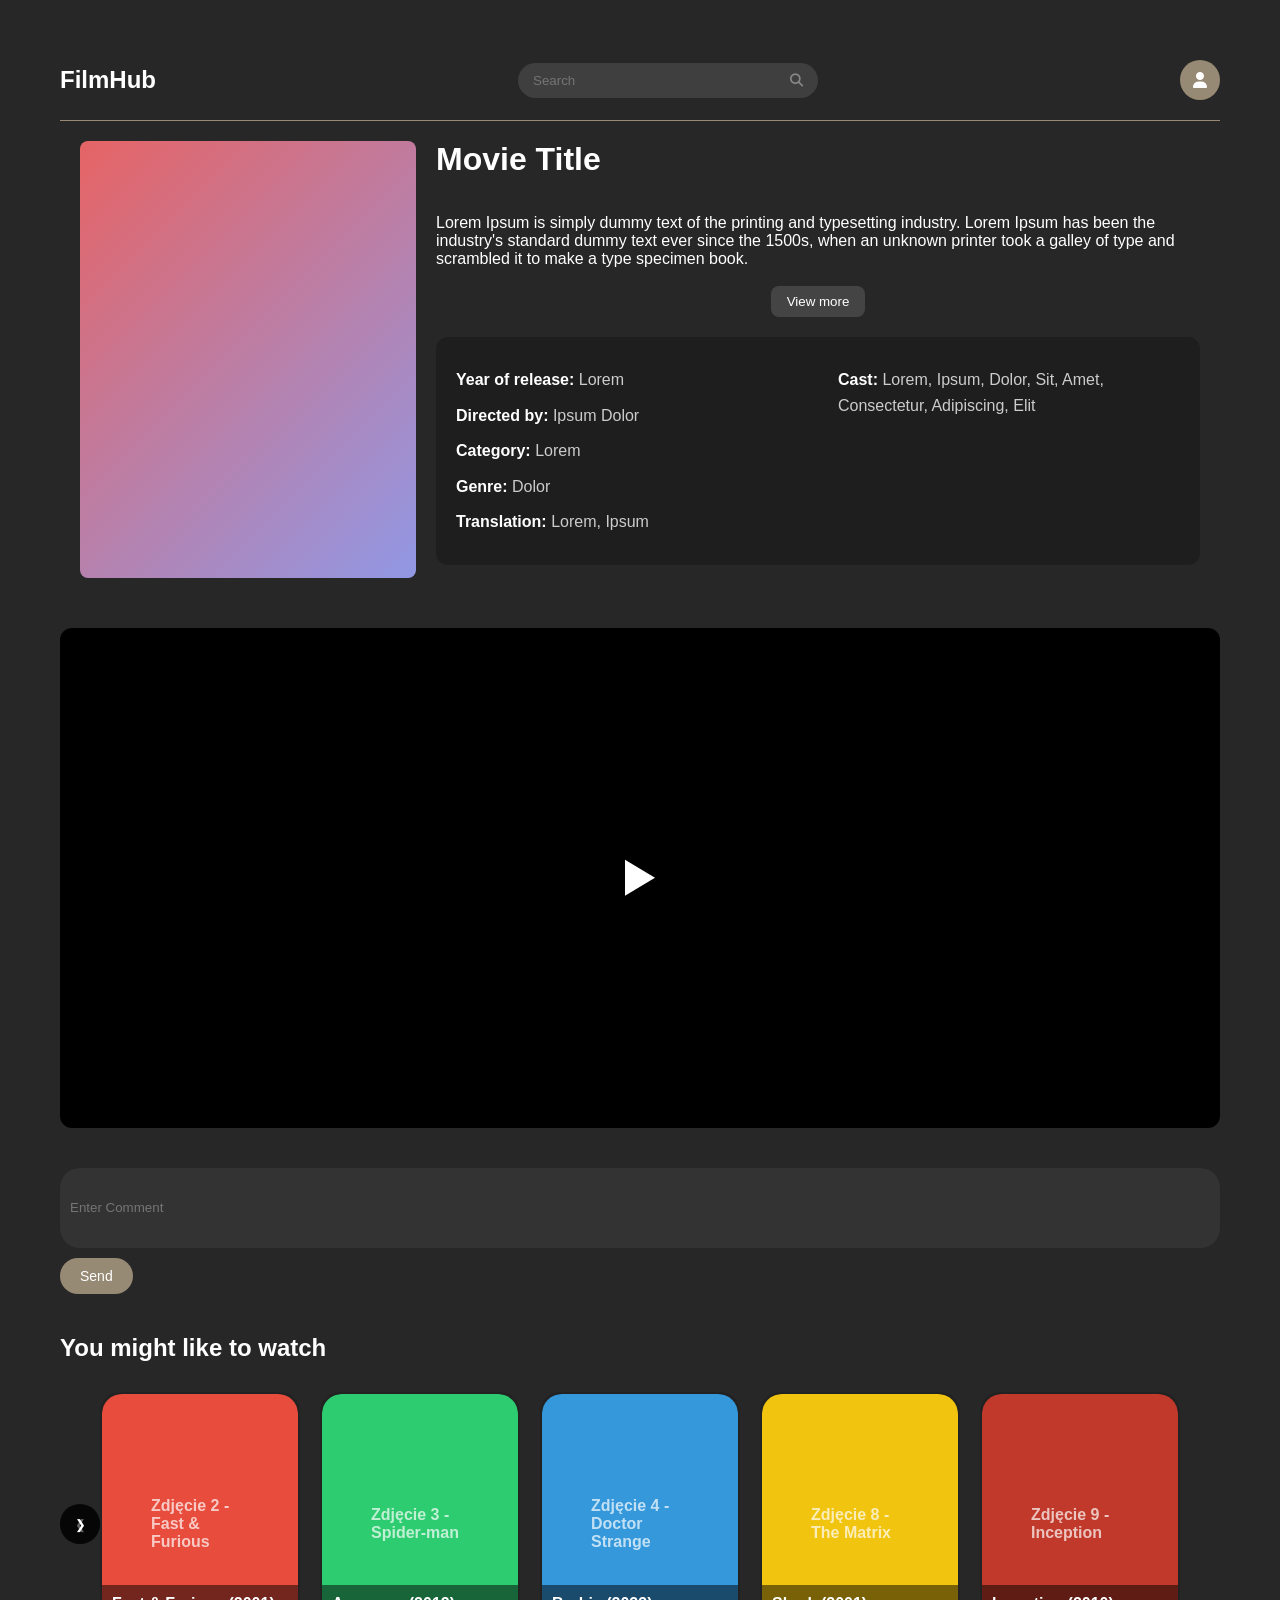
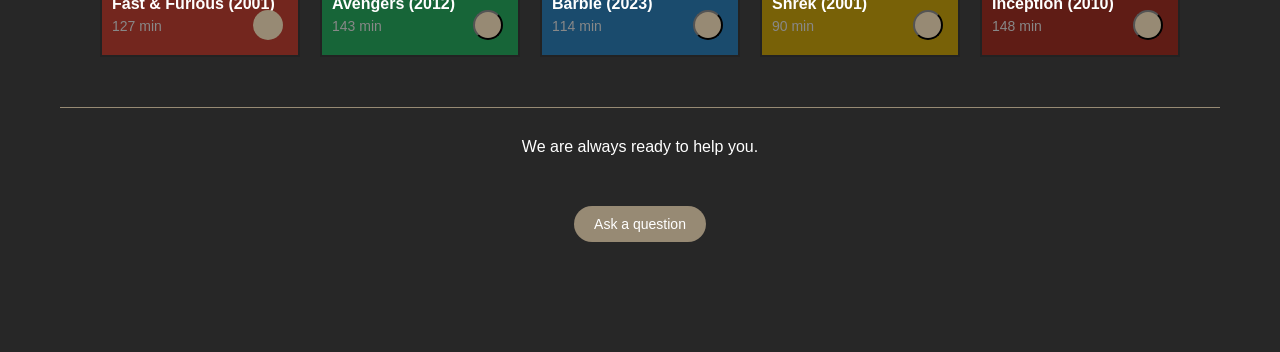
<file: fast-furious.html>
<!DOCTYPE html>
<html lang="pl">
<head>
  <meta charset="UTF-8" />
  <meta name="viewport" content="width=device-width, initial-scale=1" />
  <title>FilmHub</title>
  <link
    rel="stylesheet"
    href="style.css"
  />
  <link
    rel="stylesheet"
    href="main.css"
  />
  <link
    rel="stylesheet"
    href="https://cdnjs.cloudflare.com/ajax/libs/font-awesome/6.4.0/css/all.min.css"
  />
</head>
<body>
  <div class="container">
    <!-- Menu (topbar) -->
    <div class="topbar">
      <div class="logo">
        <h1><a href="main.html">FilmHub</a></h1>
      </div>
      <div class="search-container">
        <input type="text" placeholder="Search" class="search-input" />
        <button class="search-button">
          <i class="fas fa-search"></i>
        </button>
      </div>
      <div class="user-account">
        <div class="user-button" onclick="toggleDropdown()">
          <i class="fas fa-user"></i>
        </div>
        <div class="dropdown-menu" id="accountDropdown">
          <!-- PHP generowane linki -->
          <a href="settings.html">Settings</a>
          <a href="#" id="loginLink">Log in</a>
        </div>
      </div>
    </div>

    <!-- Główna zawartość -->
    <div class="header">
      <div class="thumbnail"></div>
      <div class="details">
        <h1>Movie Title</h1><br></br>
        <p id="description">
          Lorem Ipsum is simply dummy text of the printing and typesetting industry. Lorem Ipsum has been the industry's standard dummy text ever since the 1500s, when an unknown printer took a galley of type and scrambled it to make a type specimen book.
          <span id="moreText">
            Vivamus lacinia odio vitae vestibulum vestibulum. Curabitur euismod, nunc vel consectetur cursus, nisl erat ullamcorper odio, in fringilla orci tortor a nulla.Vivamus lacinia odio vitae vestibulum vestibulum. Curabitur euismod, nunc vel consectetur cursus, nisl erat ullamcorper odio, in fringilla orci tortor a nulla.Vivamus lacinia odio vitae vestibulum vestibulum. Curabitur euismod, nunc vel consectetur cursus, nisl erat ullamcorper odio, in fringilla orci tortor a nulla.
          </span>
        </p>
        <button class="button" id="viewAllBtn">View more</button>
    
        <!-- Przeniesiony div info-grid tutaj -->
        <div class="info-grid">
          <div>
            <p><strong>Year of release:</strong> Lorem</p>
            <p><strong>Directed by:</strong> Ipsum Dolor</p>
            <p><strong>Category:</strong> Lorem</p>
            <p><strong>Genre:</strong> Dolor</p>
            <p><strong>Translation:</strong> Lorem, Ipsum</p>
          </div>
          <div>
            <p>
              <strong>Cast:</strong> Lorem, Ipsum, Dolor, Sit, Amet, Consectetur,
              Adipiscing, Elit
            </p>
          </div>
        </div>
      </div>
    </div>
    

    <div class="video-player">
      <div class="playfilm-button"></div>
    </div>

    <div class="comments">
        <input type="text" placeholder="Enter Comment" />
        <button class="send-button">Send</button>
      </div>
      

    <!-- You might like to watch -->
    <div class="section">
        <h2 class="section-title">You might like to watch</h2>
        <div class="slider-container">
          <button class="slider-arrow left-arrow">❮</button>
          <div class="movie-slider">
              <div class="movie-card">
                  <div class="placeholder-image" style="background-color: #e74c3c;">
                      <div class="movie-info">
                          <h3>Fast & Furious (2001)</h3>
                          <p>127 min</p>
                      </div>
                      <a href="movie.html" class="play-button"></a>
                  </div>
              </div>
              <div class="movie-card">
                  <div class="placeholder-image" style="background-color: #2ecc71;">
                      <div class="movie-info">
                          <h3>Avengers (2012)</h3>
                          <p>143 min</p>
                      </div>
                      <button class="play-button"></button>
                  </div>
              </div>
              <div class="movie-card">
                  <div class="placeholder-image" style="background-color: #3498db;">
                      <div class="movie-info">
                          <h3>Barbie (2023)</h3>
                          <p>114 min</p>
                      </div>
                      <button class="play-button"></button>
                  </div>
              </div>
              <div class="movie-card">
                  <div class="placeholder-image" style="background-color: #f1c40f;">
                      <div class="movie-info">
                          <h3>Shrek (2001)</h3>
                          <p>90 min</p>
                      </div>
                      <button class="play-button"></button>
                  </div>
              </div>
              <div class="movie-card">
                  <div class="placeholder-image" style="background-color: #c0392b;">
                      <div class="movie-info">
                          <h3>Inception (2010)</h3>
                          <p>148 min</p>
                      </div>
                      <button class="play-button"></button>
                  </div>
              </div>
          </div>
          <button class="slider-arrow right-arrow">❯</button>
      </div>
  </section>

  <div class="form-overlay" id="formOverlay">
    <div class="form-container">
      <div class="glass-card">
        <button class="close-btn" id="closeFormBtn">&times;</button>
        <form class="artist-form">
          <div class="form-columns">
            <div class="column">
              <input type="text" name="pseudonym" placeholder="Nickname" class="input-field" />
              <input type="text" name="fullname" placeholder="Name" class="input-field" />
              <input type="text" name="surname" placeholder="Surname" class="input-field" />
              <input type="email" name="email" placeholder="E-mail" class="input-field" />
              <input type="tel" name="phone" placeholder="Telephone number" class="input-field" />
            </div>
            <div class="column">
              <input type="text" name="country" placeholder="Country" class="input-field" />
              <input type="text" name="gender" placeholder="Płeć" class="input-field" />
              <input type="text" name="genre" placeholder="Favorite movie genre" class="input-field" />
              <textarea name="description" placeholder="Write about yourself" class="input-field" rows="5"></textarea>
            </div>
          </div>
          <button type="submit" class="ask-button">Send</button>
        </form>
      </div>
    </div>
  </div>
  

    <!-- Footer -->
    <div class="footer">
      <p>We are always ready to help you.</p>
      <button class="ask-button">Ask a question</button>
  </div>
  </div>

  <script>
    function toggleDropdown() {
      var dropdown = document.getElementById("accountDropdown");
      dropdown.classList.toggle("show");
    }

    // Zamykanie dropdown menu po kliknięciu poza nim
    window.onclick = function (event) {
      if (
        !event.target.matches(".user-button") &&
        !event.target.matches(".fa-user")
      ) {
        var dropdown = document.getElementById("accountDropdown");
        if (dropdown.classList.contains("show")) {
          dropdown.classList.remove("show");
        }
      }
    };

    const btn = document.getElementById('viewAllBtn');
    const moreText = document.getElementById('moreText');

    btn.addEventListener('click', () => {
    if (moreText.classList.contains('show')) {
        moreText.classList.remove('show');
        btn.textContent = 'View more';
    } else {
        moreText.classList.add('show');
        btn.textContent = 'View less';
    }
    });
    const loginLink = document.getElementById('loginLink');
    const formOverlay = document.getElementById('formOverlay');
    const closeFormBtn = document.getElementById('closeFormBtn');
   
    loginLink.addEventListener('click', (e) => {
      e.preventDefault();      // blokujemy domyślną akcję linku (przejście)
      formOverlay.style.display = 'flex';
          });

    closeFormBtn.addEventListener('click', () => {
       formOverlay.style.display = 'none';
     });

    window.addEventListener('click', (e) => {
      if (e.target === formOverlay) {
        formOverlay.style.display = 'none';
      }
    });
  </script>
</body>
</html>
</file>
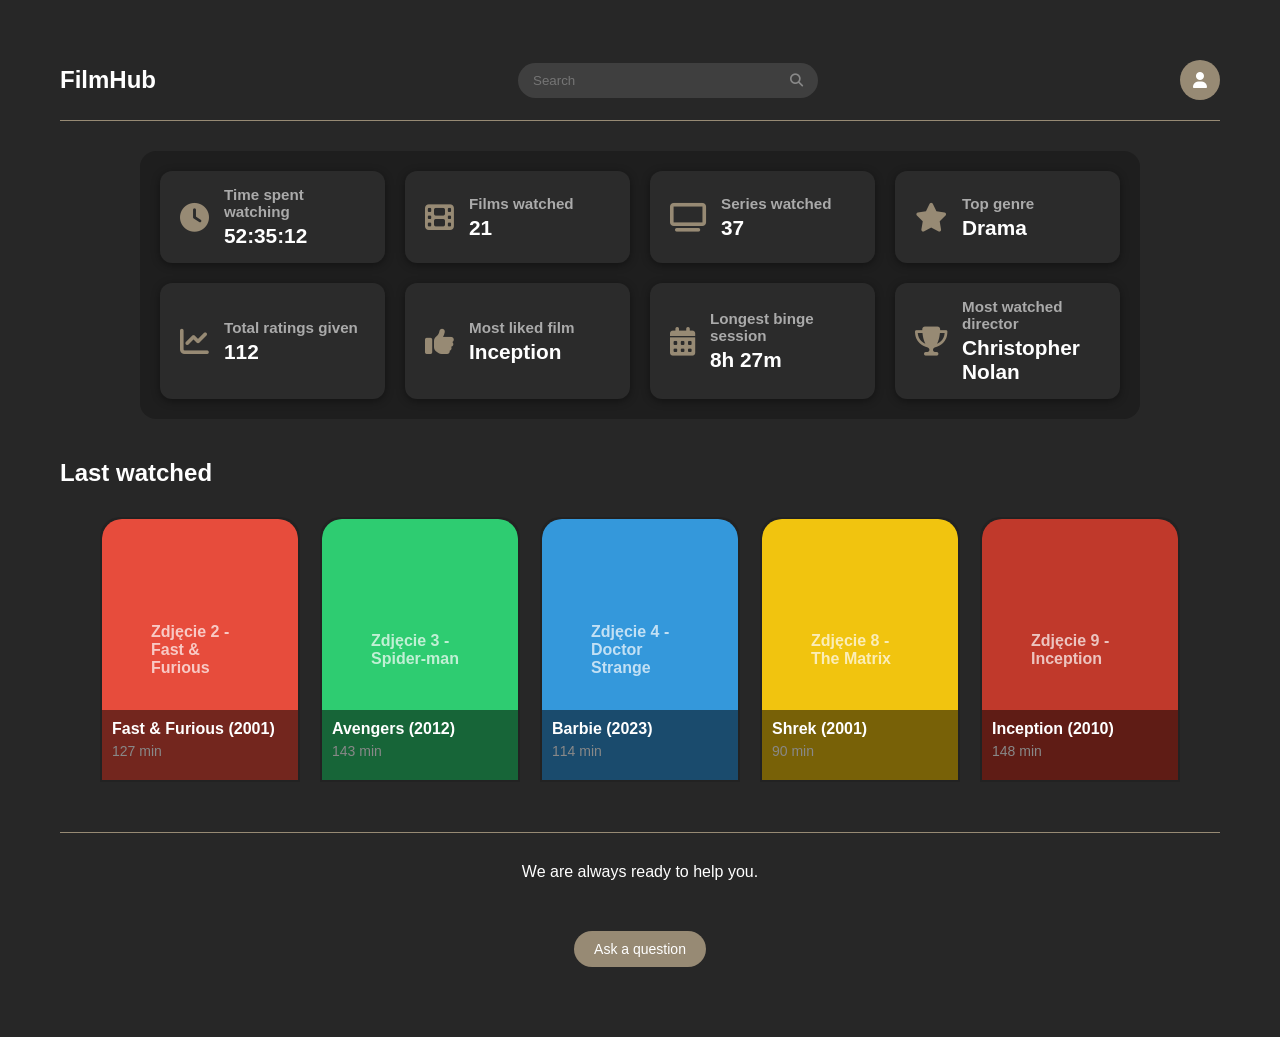
<file: settings.html>
<!DOCTYPE html>
<html lang="pl">
<head>
    <meta charset="UTF-8">
    <meta name="viewport" content="width=device-width, initial-scale=1.0">
    <title>FilmHub</title>
    <link rel="stylesheet" href="style.css">
    <link rel="stylesheet" href="main.css">
    <link rel="stylesheet" href="https://cdnjs.cloudflare.com/ajax/libs/font-awesome/6.4.0/css/all.min.css">
    <meta charset="UTF-8">
    <meta name="viewport" content="width=device-width, initial-scale=1.0">
  </head>
  <body>
    <div class="container">
      <!-- Top Bar -->
      <div class="topbar">
          <div class="logo">
            <h1><a href="main.html">FilmHub</a></h1>
          </div>
          <div class="search-container">
              <input type="text" placeholder="Search" class="search-input">
              <button class="search-button"><i class="fas fa-search"></i></button>
          </div>
          <div class="user-account">
              <div class="user-button" onclick="toggleDropdown()">
                  <i class="fas fa-user"></i>
              </div>
              <div class="dropdown-menu" id="accountDropdown">
                <!-- PHP generowane linki -->
                <a href="settings.html">Settings</a>
                <a href="#" id="loginLink">Prześlij Film</a>
                <a href="#" id="logoutLink" style="color: #e74c3c;">Wyloguj</a>              </div>
              
          </div>
      </div>

      <!-- User Stats Section -->
      <div class="user-stats">
        <div class="stat-box">
          <i class="fas fa-clock"></i>
          <div class="stat-text">
              <h3>Time spent watching</h3>
              <p>52:35:12</p>
          </div>
        </div>
        <div class="stat-box">
          <i class="fas fa-film"></i>
          <div class="stat-text">
              <h3>Films watched</h3>
              <p>21</p>
          </div>
        </div>
        <div class="stat-box">
          <i class="fas fa-tv"></i>
          <div class="stat-text">
              <h3>Series watched</h3>
              <p>37</p>
          </div>
        </div>
        <div class="stat-box">
          <i class="fas fa-star"></i>
          <div class="stat-text">
              <h3>Top genre</h3>
              <p>Drama</p>
          </div>
        </div>
        <div class="stat-box">
          <i class="fas fa-chart-line"></i>
          <div class="stat-text">
              <h3>Total ratings given</h3>
              <p>112</p>
          </div>
        </div>
        <div class="stat-box">
          <i class="fas fa-thumbs-up"></i>
          <div class="stat-text">
              <h3>Most liked film</h3>
              <p>Inception</p>
          </div>
        </div>
        <div class="stat-box">
          <i class="fas fa-calendar-alt"></i>
          <div class="stat-text">
              <h3>Longest binge session</h3>
              <p>8h 27m</p>
          </div>
        </div>
        <div class="stat-box">
          <i class="fas fa-trophy"></i>
          <div class="stat-text">
              <h3>Most watched director</h3>
              <p>Christopher Nolan</p>
          </div>
        </div>
      </div>

      <!-- Films you watched -->
      <section class="section">
        <h2>Last watched</h2>
        <div class="slider-container">
            <div class="movie-slider">
                <a href="fast-furious.html" class="movie-card">
                    <div class="placeholder-image" style="background-color: #e74c3c;">
                        <div class="movie-info">
                            <h3>Fast & Furious (2001)</h3>
                            <p>127 min</p>
                            <p class="movie-description">Dom and his crew must take on an international terrorist who turns out to be Dom and Mia's estranged brother.</p>
                        </div>
                    </div>
                </a>
                <a href="avengers.html" class="movie-card">
                    <div class="placeholder-image" style="background-color: #2ecc71;">
                        <div class="movie-info">
                            <h3>Avengers (2012)</h3>
                            <p>143 min</p>
                            <p class="movie-description">Earth's mightiest heroes must come together and learn to fight as a team to stop the mischievous Loki and his alien army.</p>
                        </div>
                    </div>
                </a>
                <a href="barbie.html" class="movie-card">
                    <div class="placeholder-image" style="background-color: #3498db;">
                        <div class="movie-info">
                            <h3>Barbie (2023)</h3>
                            <p>114 min</p>
                            <p class="movie-description">Barbie suffers a crisis that leads her to question her world and her existence.</p>
                        </div>
                    </div>
                </a>
                <a href="shrek.html" class="movie-card">
                    <div class="placeholder-image" style="background-color: #f1c40f;">
                        <div class="movie-info">
                            <h3>Shrek (2001)</h3>
                            <p>90 min</p>
                            <p class="movie-description">A mean lord exiles fairytale creatures to the swamp of a grumpy ogre, who must go on a quest and rescue a princess.</p>
                        </div>
                    </div>
                </a>
                <a href="inception.html" class="movie-card">
                    <div class="placeholder-image" style="background-color: #c0392b;">
                        <div class="movie-info">
                            <h3>Inception (2010)</h3>
                            <p>148 min</p>
                            <p class="movie-description">A thief who enters people's dreams and steals their secrets from their subconscious gets the chance to have his criminal record erased.</p>
                        </div>
                    </div>
                </a>
            </div>
        </div>
    </section>


<div class="form-overlay" id="formOverlay">
  <div class="form-container">
    <div class="glass-card">
      <button class="close-btn" id="closeFormBtn">&times;</button>
      <form class="artist-form">
        <div class="form-columns">
          <div class="column">
            <input type="text" name="pseudonym" placeholder="Nickname" class="input-field" />
            <input type="text" name="fullname" placeholder="Name" class="input-field" />
            <input type="text" name="surname" placeholder="Surname" class="input-field" />
            <input type="email" name="email" placeholder="E-mail" class="input-field" />
            <input type="tel" name="phone" placeholder="Telephone number" class="input-field" />
          </div>
          <div class="column">
            <input type="text" name="country" placeholder="Country" class="input-field" />
            <input type="text" name="gender" placeholder="Gender" class="input-field" />
            <input type="text" name="genre" placeholder="Favorite movie genre" class="input-field" />
            <textarea name="description" placeholder="Write about yourself" class="input-field if-description" rows="5"></textarea>
          </div>
        </div>
        <div class="file-upload-section">
          <div class="file-upload-container" id="fileUploadContainer">
              <input type="file" name="portfolio" class="file-upload-input" id="fileInput" accept="image/*,.pdf,.doc,.docx" />
              <div class="file-upload-content">
                  <div class="file-upload-icon">📁</div>
                  <div class="file-upload-text">Click to upload or drag and drop</div>
                  <div class="file-upload-subtext">Images, PDF, DOC files (max 10MB)</div>
              </div>
              <div class="file-selected" id="fileSelected">
                  <span id="fileName"></span>
              </div>
          </div>
      </div>
        <button type="submit" class="ask-button">Send</button>
      </form>
    </div>
  </div>
</div>

      

    <!-- Footer -->
    <div class="footer">
        <p>We are always ready to help you.</p>
        <button class="ask-button">Ask a question</button>
    </div>
  </div>
    
    <script>
      function toggleDropdown() {
          var dropdown = document.getElementById("accountDropdown");
          dropdown.classList.toggle("show");
      }

      // Zamykanie dropdown menu po kliknięciu poza nim
      window.onclick = function(event) {
          if (!event.target.matches('.user-button') && !event.target.matches('.fa-user')) {
              var dropdown = document.getElementById("accountDropdown");
              if (dropdown.classList.contains('show')) {
                  dropdown.classList.remove('show');
              }
          }
      }
      const loginLink = document.getElementById('loginLink');
      const formOverlay = document.getElementById('formOverlay');
      const closeFormBtn = document.getElementById('closeFormBtn');

      loginLink.addEventListener('click', (e) => {
        e.preventDefault();      // blokujemy domyślną akcję linku (przejście)
        formOverlay.style.display = 'flex';
      });

      closeFormBtn.addEventListener('click', () => {
        formOverlay.style.display = 'none';
      });

      window.addEventListener('click', (e) => {
        if (e.target === formOverlay) {
          formOverlay.style.display = 'none';
        }
      });
  </script>
</body>
</html>
</file>
<file: style.css>
/* Reset i typografia */
  * {
    margin: 0;
    padding: 0;
    box-sizing: border-box;
    font-family: Arial, sans-serif;
  }

  #moreText {
    display: block;
    max-height: 0;
    overflow: hidden;
    transition: max-height 0.5s ease;
    margin-top: 8px;
    color: #bbb;
    line-height: 1.5;
  }
  
  /* Klasa pokazująca tekst - zmienia max-height na dużo większą wartość */
  #moreText.show {
    max-height: 500px; /* wystarczająco, żeby pomieścić cały tekst */
  }
  

  body {
    background-color: #1e1e1e;
    color: #fff;
    margin: 0;
    padding: 20px;
  }

  .container {
    max-width: 1200px;
    margin: 0 auto;
    padding: 0 20px;
  }

  .header {
    padding: 20px;
    display: flex;
    gap: 20px;
    align-items: flex-start;
  }
  
  /* THUMBNAIL */
  .thumbnail {
    flex: 0 0 30%; /* zajmuje 30% szerokości kontenera */
    aspect-ratio: 350 / 455;
    background: linear-gradient(135deg, #e66465, #9198e5);
    border-radius: 8px;
    transition: all 0.3s ease-in-out;
  }
  
  /* DETAILS - reszta miejsca */
  .details {
    flex: 1;
    min-width: 0;
  }
  

  

  .details h1 {
    margin: 0;
  }

  .details .button {
    display: block;
    margin: 10px auto 0 auto;
  }
  

  .button {
    margin-top: 10px;
    padding: 8px 16px;
    background-color: #444;
    border: none;
    border-radius: 8px;
    color: #fff;
    cursor: pointer;
  }

  .info-grid {
    display: flex;
    justify-content: space-between;
    gap: 40px;
    margin-top: 20px;
    flex-wrap: wrap;
    padding: 20px;
    background-color: #1e1e1e;
    border-radius: 12px;
  }
  
  .info-grid div {
    flex: 1;
    min-width: 250px;
  }
  
  .info-grid p {
    margin: 10px 0;
    color: #ccc;
    font-size: 16px;
    line-height: 1.6;
  }
  
  .info-grid strong {
    color: #fff;
    font-weight: 600;
  }
  
  
  /* Video player centrowanie przycisku */
  .video-player {
    margin-top: 30px;
    background-color: #000;
    height: 500px;
    border-radius: 12px;
    display: flex;
    align-items: center;
    justify-content: center;
    position: relative;
  }

  .play-button {
    position: absolute;
    right: 15px;
    bottom: 15px;
    background-color: #978A74;
    width: 30px;
    height: 30px;
    border-radius: 50%;
    display: flex;
    align-items: center;
    justify-content: center;
    cursor: pointer;
}
  

  .playfilm-button {
    width: 60px;
    height: 60px;
    border-radius: 50%;
    background-color: #fff;
    display: flex;
    align-items: center;
    justify-content: center;
    cursor: pointer;
    position: relative;
    clip-path: polygon(25% 20%, 75% 50%, 25% 80%);
  }

  .comments {
    margin-top: 40px;
    justify-content: center;
  }
  
  .comments input {
    width: 100%;
    height: 80px; 
    padding: 10px;
    border-radius: 20px;
    border: none;
    margin-bottom: 10px;
    background-color: #333;
    color: white;
  }
  
  .comments .send-button {
    background-color: #978A74;
    color: white;
    border: none;
    padding: 10px 20px;
    border-radius: 20px;
    cursor: pointer;
    font-size: 14px;
    align-items: center;
  }

  /* Form */
.form-container {
    display: flex;
    justify-content: center;
    margin: 40px 0;
  }
  
  .glass-card {
    position: relative;
    background: rgba(255, 255, 255, 0.05);
    backdrop-filter: blur(10px);
    padding: 30px;
    border-radius: 16px;
    width: 100%;
    max-width: 800px;
    box-shadow: 0 8px 24px rgba(0, 0, 0, 0.3);
  }

  .glass-card {
    padding-top: 60px; 
  }
  
  .artist-form {
    width: 100%;
  }
  
  .form-columns {
    display: flex;
    gap: 20px;
    flex-wrap: wrap;
  }
  
  .column {
    flex: 1;
    display: flex;
    flex-direction: column;
    gap: 15px;
  }
  
  .input-field {
    padding: 12px 16px;
    border-radius: 8px;
    border: none;
    background-color: #2c2c2c;
    color: #fff;
    font-size: 14px;
    resize: none;
  }

 .if-description {
    height: 95px;
  }
  
  .input-field::placeholder {
    color: #aaa;
  }

  .form-overlay {
    position: fixed;
    top: 0;
    left: 0;
    width: 100vw;
    height: 100vh;
    background: rgba(0, 0, 0, 0.75);
    display: none;
    justify-content: center;
    align-items: center;
    z-index: 9999;
    overflow-y: auto;
    padding: 20px 20px;
  }
  
  .close-btn {
    position: absolute;
    top: 20px;
    right: 30px;
    background: none;
    border: none;
    color: #fff;
    font-size: 28px;
    cursor: pointer;
  }

  /* File Upload Styles */
  .file-upload-section {
    margin-top: 25px;
    padding-top: 20px;
    border-top: 1px solid rgba(255, 255, 255, 0.1);
}

.file-upload-container {
    position: relative;
    border: 2px dashed rgba(255, 255, 255, 0.3);
    border-radius: 12px;
    padding: 30px 20px;
    text-align: center;
    background: rgba(255, 255, 255, 0.02);
    transition: all 0.3s ease;
    cursor: pointer;
}

.file-upload-container:hover {
    border-color: rgba(255, 255, 255, 0.5);
    background: rgba(255, 255, 255, 0.05);
}

.file-upload-container.dragover {
    border-color: #4CAF50;
    background: rgba(76, 175, 80, 0.1);
}

.file-upload-input {
    position: absolute;
    top: 0;
    left: 0;
    width: 100%;
    height: 100%;
    opacity: 0;
    cursor: pointer;
}

.file-upload-content {
    pointer-events: none;
}

.file-upload-icon {
    font-size: 48px;
    color: rgba(255, 255, 255, 0.4);
    margin-bottom: 15px;
}

.file-upload-text {
    color: rgba(255, 255, 255, 0.7);
    font-size: 16px;
    margin-bottom: 8px;
}

.file-upload-subtext {
    color: rgba(255, 255, 255, 0.4);
    font-size: 12px;
}

.file-selected {
    display: none;
    margin-top: 15px;
    padding: 10px 15px;
    background: rgba(76, 175, 80, 0.2);
    border: 1px solid rgba(76, 175, 80, 0.4);
    border-radius: 8px;
    color: #4CAF50;
    font-size: 14px;
}
  
    /* === Statrystyki === */

    .user-stats {
      display: flex;
      flex-wrap: wrap;
      justify-content: space-between;
      gap: 20px;
      margin: 30px auto;
      padding: 20px;
      background-color: #1e1e1e;
      border-radius: 16px;
      max-width: 1000px;
    }
    
    .stat-box {
      flex: 1 1 200px ;
      display: flex;
      align-items: center;
      gap: 15px;
      background-color: #2b2b2b;
      padding: 15px 20px;
      border-radius: 12px;
      box-shadow: 0 2px 8px rgba(0,0,0,0.4);
      transition: background-color 0.2s ease;
    }
    
    .stat-box:hover {
      background-color: #3f3f3f;
    }
    
    .stat-box i {
      font-size: 1.8rem;
      color: #978A74;
    }
    
    .stat-text h3 {
      font-size: 0.95rem;
      margin: 0;
      color: #aaa;
      font-weight: 600;
    }
    
    .stat-text p {
      align-content: center;
      font-size: 1.3rem;
      margin: 4px 0 0;
      color: #fff;
      font-weight: bold;
    }
    
  
  

  /* Linki – brak zmian po kliknięciu */
  a {
    color: inherit;
    text-decoration: none;
  }

  a:visited,
  a:active,
  a:focus {
    color: inherit;
    background-color: transparent;
    text-decoration: none;
    outline: none;
  }

  a:hover {
    color: inherit;
    background-color: transparent;
    text-decoration: none;
  }

  /* Topbar */
  .topbar {
    display: flex;
    justify-content: space-between;
    align-items: center;
    padding: 20px 0;
    border-bottom: 1px solid #978A74;
  }

  .logo h1 {
    font-size: 24px;
    font-weight: bold;
  }

  .search-container {
    display: flex;
    background-color: #3f3f3f;
    border-radius: 20px;
    overflow: hidden;
    width: 300px;
  }

  .search-input {
    background-color: transparent;
    border: none;
    padding: 10px 15px;
    color: #fff;
    flex-grow: 1;
    outline: none;
  }

  .search-button {
    background-color: transparent;
    border: none;
    color: #888;
    padding: 0 15px;
    cursor: pointer;
  }

  .user-account {
    position: relative;
  }

  .user-button {
    background-color: #978A74;
    color: white;
    width: 40px;
    height: 40px;
    border-radius: 50%;
    display: flex;
    align-items: center;
    justify-content: center;
    cursor: pointer;
  }

  .dropdown-menu {
    display: none;
    position: absolute;
    right: 0;
    top: 50px;
    background-color: #222;
    border-radius: 5px;
    min-width: 160px;
    box-shadow: 0 8px 16px rgba(0,0,0,0.3);
    z-index: 1;
  }

  .dropdown-menu.show {
    display: block;
  }

  .dropdown-menu a {
    color: #fff;
    padding: 12px 16px;
    text-decoration: none;
    display: block;
    border-bottom: 1px solid #333;
  }

  .dropdown-menu a:last-child {
    border-bottom: none;
  }

  .dropdown-menu a:hover {
    background-color: #333;
  }

  /* Featured Movie */
  .featured-movie {
    display: flex;
    margin: 30px 0;
    background-color: #1a1a1a;
    border-radius: 10px;
    overflow: hidden;
    position: relative;
  }

  .featured-info {
    padding: 30px;
    flex: 1;
  }

  .featured-info h2 {
    font-size: 28px;
    margin-bottom: 5px;
  }

  .featured-info .seasons {
    color: #888;
    margin-bottom: 15px;
  }

  .featured-info .cast,
  .featured-info .genre {
    margin-bottom: 10px;
    font-size: 14px;
  }

  .featured-info .description {
    font-size: 14px;
    line-height: 1.5;
    color: #bbb;
  }

  .featured-image {
    flex: 1;
    position: relative;
  }

  .featured-controls {
    position: absolute;
    bottom: 20px;
    left: 0;
    right: 0;
    display: flex;
    justify-content: space-between;
    align-items: center;
    padding: 0 20px;
  }

  .nav-dots {
    display: flex;
  }

  .dot {
    width: 8px;
    height: 8px;
    background-color: #555;
    border-radius: 50%;
    margin: 0 5px;
    cursor: pointer;
  }

  .dot.active {
    background-color: #fff;
  }

  .next-button {
    background-color: rgba(255, 255, 255, 0.2);
    border: none;
    color: white;
    width: 40px;
    height: 40px;
    border-radius: 50%;
    display: flex;
    align-items: center;
    justify-content: center;
    cursor: pointer;
}

  /* Section Styling */
  .section {
    margin: 40px 0;
  }

  .section-title {
    font-size: 22px;
    margin-bottom: 20px;
  }

  .slider-container {
    position: relative;
    display: flex;
    align-items: center;
  }

  .slider-arrow {
    background-color: rgba(0, 0, 0, 0.6);
    border: none;
    color: white;
    width: 40px;
    height: 40px;
    border-radius: 50%;
    display: flex;
    align-items: center;
    justify-content: center;
    cursor: pointer;
    position: absolute;
    z-index: 2;
  }

  .slider-arrow.left {
    left: 10px;
  }

  .slider-arrow.right {
    right: 10px;
  }

  .movie-slider {
    display: flex;
    overflow-x: auto;
    scroll-behavior: smooth;
    scrollbar-width: none;
    gap: 20px;
    padding: 10px 0;
    width: 100%;
  }

  .movie-slider::-webkit-scrollbar {
    display: none;
  }

  .movie-card {
    min-width: 200px;
    background-color: #222;
    border-radius: 8px;
    overflow: hidden;
    position: relative;
  }

  .movie-info {
    padding: 15px;
  }

  .movie-info h3 {
    font-size: 16px;
    margin-bottom: 5px;
    white-space: nowrap;
    overflow: hidden;
    text-overflow: ellipsis;
  }

  .movie-info p {
    color: #888;
    font-size: 12px;
  }

  .movie-card .play-button {
    right: 15px;
    bottom: 15px;
    width: 30px;
    height: 30px;
    background-color: #978A74;
    position: absolute;
  }

    /* Footer */
  .footer {
    display: flex;
    flex-direction: column;
    align-items: center;
    padding: 30px 0;
    margin-top: 40px;
    border-top: 1px solid #978A74;
    text-align: center;
  }

  .footer p {
    color: white;
    margin-bottom: 10px;
  }

  .ask-button {
    background-color: #978A74;
    color: white;
    border: none;
    padding: 10px 20px;
    border-radius: 20px;
    cursor: pointer;
    font-size: 14px;
  
    display: block;
    margin: 40px auto 0 auto; /* wyśrodkowanie */
    text-align: center;
  }

  /* Placeholder */
  .placeholder-image {
    width: 100%;
    aspect-ratio: 16/9;
    background-color: #9c0202;
    position: relative;
  }

  .placeholder-image::before {
    content: attr(data-image-label);
    position: absolute;
    top: 50%;
    left: 50%;
    transform: translate(-50%, -50%);
    color: rgba(255, 255, 255, 0.7);
    font-weight: bold;
  }

  .featured-movie .placeholder-image {
    background-color: #8e44ad;
  }

  .movie-slider .movie-card:nth-child(1) .placeholder-image { background-color: #27ae60; }
  .movie-slider .movie-card:nth-child(2) .placeholder-image { background-color: #e74c3c; }
  .movie-slider .movie-card:nth-child(3) .placeholder-image { background-color: #f39c12; }
  .movie-slider .movie-card:nth-child(4) .placeholder-image { background-color: #2ecc71; }
  .movie-slider .movie-card:nth-child(5) .placeholder-image { background-color: #c0392b; }

  .featured-movie .placeholder-image::before { content: "Zdjęcie 1 - Featured Movie"; }
  .movie-slider .movie-card:nth-child(1) .placeholder-image::before { content: "Zdjęcie 2 - Fast & Furious"; }
  .movie-slider .movie-card:nth-child(2) .placeholder-image::before { content: "Zdjęcie 3 - Spider-man"; }
  .movie-slider .movie-card:nth-child(3) .placeholder-image::before { content: "Zdjęcie 4 - Doctor Strange"; }
  .movie-slider .movie-card:nth-child(4) .placeholder-image::before { content: "Zdjęcie 8 - The Matrix"; }
  .movie-slider .movie-card:nth-child(5) .placeholder-image::before { content: "Zdjęcie 9 - Inception"; }

  .section:nth-of-type(2) .movie-card:nth-child(1) .placeholder-image { background-color: #3498db; }
  .section:nth-of-type(2) .movie-card:nth-child(2) .placeholder-image { background-color: #9b59b6; }
  .section:nth-of-type(2) .movie-card:nth-child(3) .placeholder-image { background-color: #16a085; }
  .section:nth-of-type(2) .movie-card:nth-child(4) .placeholder-image { background-color: #e67e22; }
  .section:nth-of-type(2) .movie-card:nth-child(5) .placeholder-image { background-color: #1abc9c; }

  .section:nth-of-type(2) .movie-card:nth-child(1) .placeholder-image::before { content: "Zdjęcie 5 - Spy"; }
  .section:nth-of-type(2) .movie-card:nth-child(2) .placeholder-image::before { content: "Zdjęcie 6 - Pixels"; }
  .section:nth-of-type(2) .movie-card:nth-child(3) .placeholder-image::before { content: "Zdjęcie 7 - Central Intelligence"; }
  .section:nth-of-type(2) .movie-card:nth-child(4) .placeholder-image::before { content: "Zdjęcie 10 - The Hangover"; }
  .section:nth-of-type(2) .movie-card:nth-child(5) .placeholder-image::before { content: "Zdjęcie 11 - Superbad"; }
</file>
<file: main.css>
/* ===== Scrollbar CSS ===== */
  /* Firefox */
  * {
    scrollbar-width: thin;
    scrollbar-color: #978A74 #3f3f3f;
  }

  /* Chrome, Edge, and Safari */
  *::-webkit-scrollbar {
    width: 16px;
  }

  *::-webkit-scrollbar-track {
    background: #3f3f3f;
  }

  *::-webkit-scrollbar-thumb {
    background-color: #3f3f3f;
    border-radius: 0px;
    border: 12px dotted #978A74;
  }

/* General Styling */
* {
    margin: 0;
    padding: 0;
    box-sizing: border-box;
    font-family: Arial, sans-serif;
}

body {
    background-color: #272727;
    color: #fff;
}

.container {
    max-width: 1200px;
    margin: 0 auto;
    padding: 20px;
}

/* Top Bar */
.topbar {
    display: flex;
    justify-content: space-between;
    align-items: center;
    padding: 20px 0;
    border-bottom: 1px solid #978A74;
}

.logo h1 {
    font-size: 24px;
    font-weight: bold;
}

.logo-title {
    color: white;
    text-decoration: none;
}

.logo-title:hover {
    color: #ffffffb0;
    
    text-decoration: underline;
}

.search-container {
    display: flex;
    background-color: #3f3f3f;
    border-radius: 20px;
    overflow: hidden;
    width: 300px;
}

.search-input {
    background-color: transparent;
    border: none;
    padding: 10px 15px;
    color: #fff;
    flex-grow: 1;
    outline: none;
}

.search-button {
    background-color: transparent;
    border: none;
    color: #888;
    padding: 0 15px;
    cursor: pointer;
}

.user-account {
    position: relative;
}

.user-button {
    background-color: #978A74;
    color: white;
    width: 40px;
    height: 40px;
    border-radius: 50%;
    display: flex;
    align-items: center;
    justify-content: center;
    cursor: pointer;
}

.dropdown-menu {
    display: none;
    position: absolute;
    right: 0;
    top: 50px;
    background-color: #222;
    border-radius: 5px;
    min-width: 160px;
    box-shadow: 0 8px 16px rgba(0,0,0,0.3);
    z-index: 1;
}

.dropdown-menu.show {
    display: block;
}

.dropdown-menu a {
    color: #fff;
    padding: 12px 16px;
    text-decoration: none;
    display: block;
    border-bottom: 1px solid #333;
}

.dropdown-menu a:last-child {
    border-bottom: none;
}

.dropdown-menu a:hover {
    background-color: #333;
}

/* Login Form Overlay */
.form-overlay {
    display: none;
    position: fixed;
    top: 0;
    left: 0;
    width: 100%;
    height: 100%;
    background-color: rgba(0, 0, 0, 0.8);
    z-index: 1000;
    justify-content: center;
    align-items: center;
}

.login-form {
    background-color: #1a1a1a;
    border: 1px solid #978A74;
    border-radius: 10px;
    padding: 30px;
    max-width: 400px;
    width: 90%;
    position: relative;
    box-shadow: 0 8px 32px rgba(0, 0, 0, 0.5);
}

.close-btn {
    position: absolute;
    top: 15px;
    right: 20px;
    background: none;
    border: none;
    color: #fff;
    font-size: 24px;
    cursor: pointer;
    transition: color 0.3s ease;
}

.close-btn:hover {
    color: #e74c3c;
}

.login-form h2 {
    color: #fff;
    text-align: center;
    margin-bottom: 25px;
    font-size: 24px;
    font-weight: bold;
}

.form-group {
    margin-bottom: 20px;
}

.form-group label {
    display: block;
    color: #fff;
    margin-bottom: 8px;
    font-size: 14px;
    font-weight: 500;
}

.form-group input {
    width: 100%;
    padding: 12px 15px;
    background-color: #3f3f3f;
    border: 1px solid #555;
    border-radius: 5px;
    color: #fff;
    font-size: 14px;
    transition: border-color 0.3s ease, box-shadow 0.3s ease;
}

.form-group input:focus {
    outline: none;
    border-color: #978A74;
    box-shadow: 0 0 0 2px rgba(151, 138, 116, 0.2);
}

.form-group input::placeholder {
    color: #888;
}

.login-btn {
    width: 100%;
    padding: 12px;
    background-color: #978A74;
    color: white;
    border: none;
    border-radius: 5px;
    font-size: 16px;
    font-weight: bold;
    cursor: pointer;
    transition: background-color 0.3s ease, transform 0.2s ease;
}

.login-btn:hover {
    background-color: #857861;
    transform: translateY(-1px);
}

.login-btn:active {
    transform: translateY(0);
}

/* Featured Movie */
.featured-movie {
    display: flex;
    margin: 30px 0;
    background-color: #1a1a1a;
    border-radius: 10px;
    overflow: hidden;
    position: relative;
}

.featured-image {
    position: relative;
    flex: 1;
    background-size: cover;
    background-position: center;
    aspect-ratio: 16/9;
}

.featured-info {
    padding: 30px;
    flex: 1;
}

.featured-info h2 {
    font-size: 28px;
    margin-bottom: 5px;
}

.featured-info .seasons {
    color: #888;
    margin-bottom: 15px;
}

.featured-info .cast {
    margin-bottom: 10px;
    font-size: 14px;
}
.featured-info .genre {
    margin-bottom: 10px;
    font-size: 14px;
}

.featured-info .info-description {
    font-size: 14px;
    padding-bottom: 4px;
}

.featured-info .description {
    font-size: 12px;
    line-height: 1.5;
    color: #bebebe;
}

.featured-controls {
    position: absolute;
    bottom: 12px;
    left: 0;
    right: 0;
    display: flex;
    justify-content: space-between;
    align-items: center;
    padding: 0 20px;
}

.nav-dots {
    display: flex;
}

.dot {
    width: 32px;
    height: 6px;
    background-color: #777;
    border-radius: 12px;
    border-style: none;
    margin: 0 5px;
    cursor: pointer;
}

.dot:hover {
    background-color: #8f8f8f;
}

.dot.active {
    width: 64px;
    background-color: #f3f3f3;
}
.dot.active:hover {
    background-color: #cccccc;
}

.next-button {
    background-color: rgba(255, 255, 255, 0.2);
    border: none;
    color: white;
    font-weight: 700;
    width: 64px;
    height: 32px;
    border-radius: 16px;
    display: flex;
    align-items: center;
    justify-content: center;
    cursor: pointer;
}

.next-button:hover {
    background-color: rgba(255, 255, 255, 0.35);
    border: 1px solid #FFFFFF44;
}

/* Section Styling */
.section {
    margin: 40px 0;
}

.section h2 {
    font-size: 24px;
    margin-bottom: 20px;
}

.slider-container {
    position: relative;
}

.movie-slider {
    display: flex;
    gap: 20px;
    overflow-x: auto;
    padding: 10px 50px;
    justify-content: center;
    scroll-behavior: smooth;
    scrollbar-width: none; /* Firefox */
}

.movie-slider::-webkit-scrollbar {
    display: none; /* Chrome, Safari, Opera */
}

.movie-card {
    flex: 0 0 auto;
    width: 192px;
    position: relative;
    border: 2px transparent solid; /* Niewidoczny border o tej samej grubości */
    border-radius: 20px 20px 0 0;
    transition: border 0.43s ease-in;
}

.movie-card:hover {
    border: 2px lightgrey solid;
    border-radius: 22px 22px 0 0;
}

.placeholder-image {
    width: 100%;
    aspect-ratio: 3/4;
    position: relative;
    border-top-left-radius: 20px;
    border-top-right-radius: 20px;
}

.movie-info .movie-description {
    opacity: 0;
    transition: opacity 0.3s ease;
    transition-delay: 0.4s;
}

.movie-info:hover .movie-description {
    opacity: 1;
    transition-delay: 0s; /* Natychmiastowe pojawienie się przy hover */
}

.movie-info {
    position: absolute;
    bottom: 0;
    left: 0;
    right: 0;
    background-color: rgba(0, 0, 0, 0.5);
    padding: 10px;
    color: white;
    transition: height 0.25s ease-in, background-color 0.25s ease-in;
    transition-delay: 0.3s; /* Opóźnienie przy opadaniu */
    transform-origin: bottom;
    height: 70px;
    overflow: hidden;
}

.movie-info:hover {
    background-color: rgba(0, 0, 0, 0.75);
    height: 216px;
    transition-delay: 0s; /* Natychmiastowe rozszerzenie przy hover */
}

.movie-info h3 {
    margin: 0;
    font-size: 16px;
}

.movie-info p {
    margin: 5px 0 0;
    font-size: 14px;
}

/* Footer */
.footer {
    display: flex;
    flex-direction: column;
    align-items: center;
    padding: 30px 0;
    margin-top: 40px;
    border-top: 1px solid #978A74;
    text-align: center;
}

.footer p {
    color: white;
    margin-bottom: 10px;
}

.ask-button {
    background-color: #978A74;
    color: white;
    border: none;
    padding: 10px 20px;
    border-radius: 20px;
    cursor: pointer;
    font-size: 14px;
}

/* Responsive Design for Login Form */
@media (max-width: 768px) {
    .login-form {
        margin: 20px;
        padding: 25px;
    }
    
    .login-form h2 {
        font-size: 20px;
    }
}

/* Responsive Hiding */
@media (max-width: 768px) {
    .movie-slider {
        justify-content: center;
        gap: 10px;
        padding: 10px;
    }
    
    .movie-slider .movie-card {
        flex: 0 0 calc(50% - 10px);
        max-width: calc(50% - 10px);
        display: none;
    }
    
    .movie-slider .movie-card:nth-child(-n+2) {
        display: block;
    }
    
    @media (max-width: 480px) {
        .movie-slider .movie-card {
            flex: 0 0 100%;
            max-width: 100%;
        }
        
        .movie-slider .movie-card:nth-child(-n+1) {
            display: block;
        }
        
        .movie-slider .movie-card:nth-child(n+2) {
            display: none;
        }
    }
}

@media (min-width: 769px) and (max-width: 1024px) {
    .movie-slider .movie-card {
        flex: 0 0 calc(33.333% - 15px);
        max-width: calc(33.333% - 15px);
    }
    
    .movie-slider .movie-card:nth-child(n+4) {
        display: none;
    }
}

@media (min-width: 1025px) {
    .movie-slider .movie-card {
        flex: 0 0 192px;
    }
}

/* Specific Placeholder Colors */
.section:nth-of-type(1) .movie-card:nth-child(1) .placeholder-image {
    background-color: #e74c3c;
}
.section:nth-of-type(1) .movie-card:nth-child(2) .placeholder-image {
    background-color: #2ecc71;
}
.section:nth-of-type(1) .movie-card:nth-child(3) .placeholder-image {
    background-color: #3498db;
}
.section:nth-of-type(1) .movie-card:nth-child(4) .placeholder-image {
    background-color: #f1c40f;
}
.section:nth-of-type(1) .movie-card:nth-child(5) .placeholder-image {
    background-color: #c0392b;
}

.section:nth-of-type(2) .movie-card:nth-child(1) .placeholder-image {
    background-color: #3498db;
}
.section:nth-of-type(2) .movie-card:nth-child(2) .placeholder-image {
    background-color: #9b59b6;
}
.section:nth-of-type(2) .movie-card:nth-child(3) .placeholder-image {
    background-color: #16a085;
}
.section:nth-of-type(2) .movie-card:nth-child(4) .placeholder-image {
    background-color: #e67e22;
}
.section:nth-of-type(2) .movie-card:nth-child(5) .placeholder-image {
    background-color: #1abc9c;
}

.section:nth-of-type(3) .movie-card:nth-child(1) .placeholder-image {
    background-color: #ff5733;
}
.section:nth-of-type(3) .movie-card:nth-child(2) .placeholder-image {
    background-color: #c70039;
}
.section:nth-of-type(3) .movie-card:nth-child(3) .placeholder-image {
    background-color: #900C3F;
}
.section:nth-of-type(3) .movie-card:nth-child(4) .placeholder-image {
    background-color: #581845;
}
.section:nth-of-type(3) .movie-card:nth-child(5) .placeholder-image {
    background-color: #FF2E63;
}

.section:nth-of-type(4) .movie-card:nth-child(1) .placeholder-image {
    background-color: #3498db;
}
.section:nth-of-type(4) .movie-card:nth-child(2) .placeholder-image {
    background-color: #2980b9;
}
.section:nth-of-type(4) .movie-card:nth-child(3) .placeholder-image {
    background-color: #1f618d;
}
.section:nth-of-type(4) .movie-card:nth-child(4) .placeholder-image {
    background-color: #154360;
}
.section:nth-of-type(4) .movie-card:nth-child(5) .placeholder-image {
    background-color: #7fb3d5;
}

.section:nth-of-type(5) .movie-card:nth-child(1) .placeholder-image {
    background-color: #e74c3c;
}
.section:nth-of-type(5) .movie-card:nth-child(2) .placeholder-image {
    background-color: #c0392b;
}
.section:nth-of-type(5) .movie-card:nth-child(3) .placeholder-image {
    background-color: #922b21;
}
.section:nth-of-type(5) .movie-card:nth-child(4) .placeholder-image {
    background-color: #641e16;
}
.section:nth-of-type(5) .movie-card:nth-child(5) .placeholder-image {
    background-color: #ff6f61;
}

.section:nth-of-type(6) .movie-card:nth-child(1) .placeholder-image {
    background-color: #2ecc71;
}
.section:nth-of-type(6) .movie-card:nth-child(2) .placeholder-image {
    background-color: #27ae60;
}
.section:nth-of-type(6) .movie-card:nth-child(3) .placeholder-image {
    background-color: #219653;
}
.section:nth-of-type(6) .movie-card:nth-child(4) .placeholder-image {
    background-color: #145a32;
}
.section:nth-of-type(6) .movie-card:nth-child(5) .placeholder-image {
    background-color: #52be80;
}

.section:nth-of-type(7) .movie-card:nth-child(1) .placeholder-image {
    background-color: #9b59b6;
}
.section:nth-of-type(7) .movie-card:nth-child(2) .placeholder-image {
    background-color: #8e44ad;
}
.section:nth-of-type(7) .movie-card:nth-child(3) .placeholder-image {
    background-color: #7d3c98;
}
.section:nth-of-type(7) .movie-card:nth-child(4) .placeholder-image {
    background-color: #6c3483;
}
.section:nth-of-type(7) .movie-card:nth-child(5) .placeholder-image {
    background-color: #a569bd;
}
</file>
